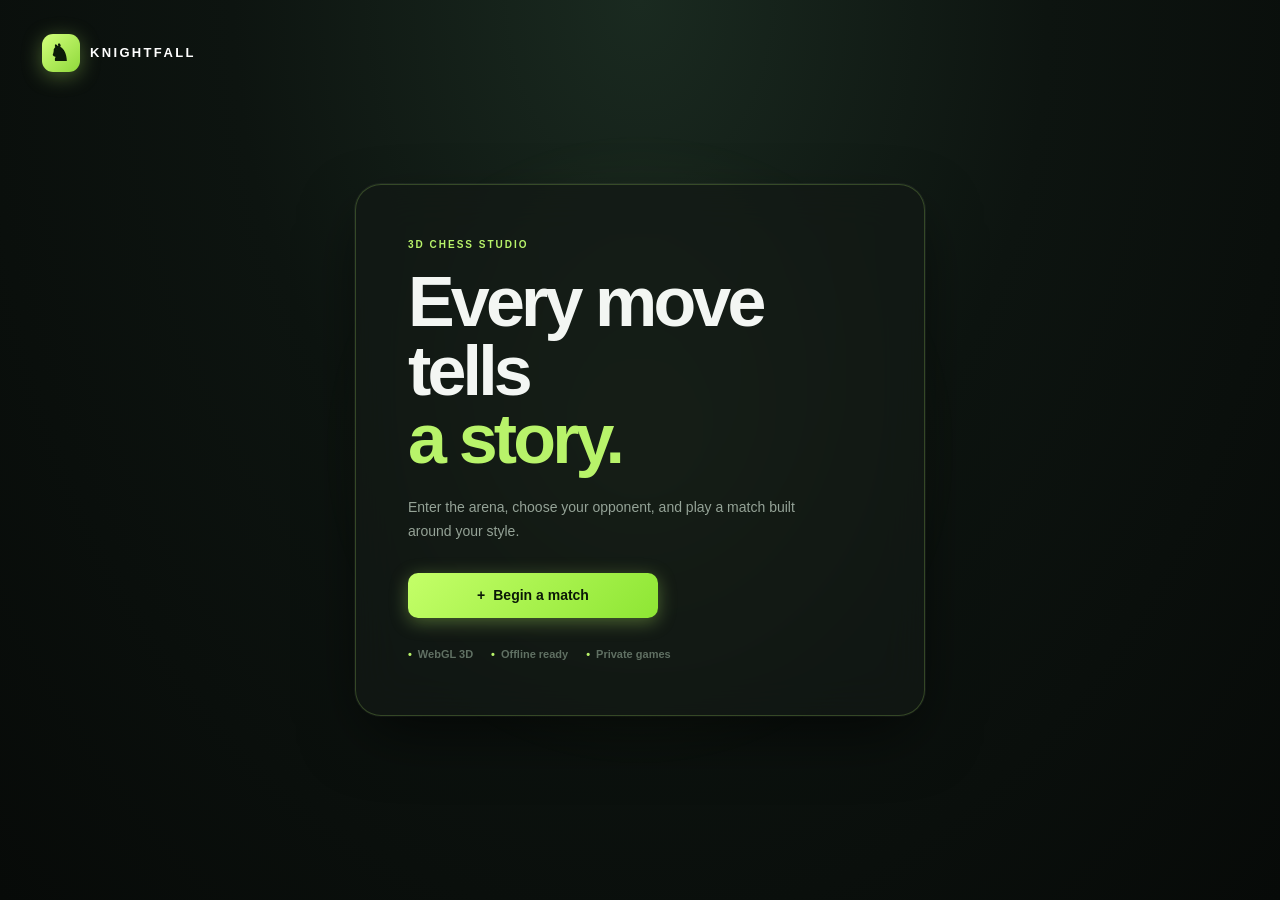
<file: static/index.html>
<!doctype html>
<html lang="en">
<head>
  <meta charset="utf-8">
  <meta name="viewport" content="width=device-width, initial-scale=1, viewport-fit=cover">
  <meta name="theme-color" content="#0b0f0d">
  <meta name="description" content="Knightfall 3D Chess Studio - Next-gen 3D WebGL and 2D Chess powered by Python backend.">
  <link rel="manifest" href="/manifest.webmanifest">
  <link rel="icon" href="/static/icon.svg" type="image/svg+xml">
  <link rel="stylesheet" href="/static/styles.css">
  <title>Knightfall 3D Chess Studio</title>
</head>
<body>
  <!-- Guided entry flow: the board stays out of sight until a match is configured. -->
  <main class="entry-flow" id="entryFlow">
    <div class="entry-glow"></div>
    <div class="entry-brand"><span class="entry-mark">&#9822;</span><span>KNIGHTFALL</span></div>
    <section class="landing-card" id="landingScreen">
      <p class="eyebrow">3D CHESS STUDIO</p>
      <h1>Every move tells<br><span>a story.</span></h1>
      <p class="landing-copy">Enter the arena, choose your opponent, and play a match built around your style.</p>
      <button class="btn-primary entry-cta" id="beginMatchButton"><span>+</span> Begin a match</button>
      <div class="entry-features"><span>WebGL 3D</span><span>Offline ready</span><span>Private games</span></div>
    </section>

    <section class="setup-wizard" id="setupWizard" hidden>
      <button class="wizard-back" id="wizardBackButton" type="button">&#8592; Back</button>
      <p class="eyebrow">MATCH SETUP</p>
      <h2>Choose your arena.</h2>
      <p class="wizard-copy">Set the match details before stepping onto the board.</p>
      <div class="wizard-mode-grid">
        <button class="wizard-mode active" data-wizard-mode="ai" type="button"><span class="wizard-icon">&#9822;</span><strong>Play the computer</strong><small>Challenge Knightfall Engine</small></button>
        <button class="wizard-mode" data-wizard-mode="local" type="button"><span class="wizard-icon">&#9823;</span><strong>Play with a friend</strong><small>Pass &amp; Play on one device</small></button>
      </div>
      <div class="wizard-section-label">BOARD VIEW</div>
      <div class="wizard-view-grid">
        <button class="wizard-view active" data-wizard-view="3d" type="button"><span class="wizard-view-symbol">◇</span><span><strong>3D Arena</strong><small>Immersive WebGL board</small></span></button>
        <button class="wizard-view" data-wizard-view="2d" type="button"><span class="wizard-view-symbol">▦</span><span><strong>2D Classic</strong><small>Clean tactical board</small></span></button>
      </div>
      <div class="wizard-form-grid">
        <label>GAME TYPE<select id="wizardVariantSelect"><option value="classical">Classical Royal Chess</option><option value="chess960">Chess960</option><option value="knights">Royal Knights Duel</option><option value="king_hill">King of the Hill</option></select></label>
        <label>TIME CONTROL<select id="wizardTimeSelect"><option value="none">Casual - No Clock</option><option value="10" selected>Rapid - 10 min</option><option value="5">Blitz - 5 min</option><option value="3+2">Blitz - 3 min + 2s</option><option value="1">Bullet - 1 min</option></select></label>
        <label id="wizardColorField">YOUR COLOR<select id="wizardColorSelect"><option value="white">White (plays first)</option><option value="black">Black (plays second)</option></select></label>
        <label id="wizardLevelField">LEVEL<select id="wizardLevelSelect"><option value="club">Club Player - 1500</option><option value="master">Master - 2200</option><option value="yogesh">Yogesh - 2700</option><option value="master_yogesh">Master Yogesh - 3000+</option></select></label>
      </div>
      <button class="btn-primary" id="launchMatchButton" type="button"><span>&#9654;</span> Enter the arena</button>
    </section>
  </main>
  <div class="app-shell">
    <!-- Topbar Navigation -->
    <header class="topbar">
      <a class="brand" href="/" aria-label="Knightfall home">
        <span class="brand-mark">♞</span>
        <div class="brand-text">
          <strong>KNIGHTFALL</strong>
          <small>3D CHESS STUDIO</small>
        </div>
      </a>

      <div class="topbar-controls">
        <!-- 3D vs 2D Switcher -->
        <div class="view-mode-toggle" role="group" aria-label="Board view mode">
          <button class="view-btn active" id="btnView3D" title="Switch to 3D View">
            <svg viewBox="0 0 24 24" fill="none" stroke="currentColor" stroke-width="2"><path d="M21 16V8a2 2 0 0 0-1-1.73l-7-4a2 2 0 0 0-2 0l-7 4A2 2 0 0 0 3 8v8a2 2 0 0 0 1 1.73l7 4a2 2 0 0 0 2 0l7-4A2 2 0 0 0 21 16z"></path><polyline points="3.27 6.96 12 12.01 20.73 6.96"></polyline><line x1="12" y1="22.08" x2="12" y2="12"></line></svg>
            <span>3D View</span>
          </button>
          <button class="view-btn" id="btnView2D" title="Switch to 2D View">
            <svg viewBox="0 0 24 24" fill="none" stroke="currentColor" stroke-width="2"><rect x="3" y="3" width="18" height="18" rx="2" ry="2"></rect><line x1="3" y1="9" x2="21" y2="9"></line><line x1="3" y1="15" x2="21" y2="15"></line><line x1="9" y1="3" x2="9" y2="21"></line><line x1="15" y1="3" x2="15" y2="21"></line></svg>
            <span>2D View</span>
          </button>
        </div>

        <!-- Theme selector -->
        <div class="theme-selector-wrap">
          <select id="themeSelect" aria-label="Board theme">
            <option value="royal" selected>Royal Classical</option>
            <option value="emerald">Emerald Onyx</option>
            <option value="wood">Italian Walnut</option>
            <option value="midnight">Midnight Cyber</option>
            <option value="marble">Carrara Marble</option>
          </select>
        </div>

        <!-- Audio mute toggle -->
        <button class="icon-toggle-btn active" id="soundToggleBtn" title="Toggle Sound (Mute/Unmute)" aria-label="Toggle sound">
          <span id="soundIcon">🔊</span>
        </button>

        <!-- Install PWA button -->
        <button class="icon-toggle-btn" id="installButton" hidden title="Install Knightfall PWA App" aria-label="Install app">
          ⇩
        </button>
      </div>
      <div class="game-nav-actions">
        <button class="game-nav-btn" id="matchControlToggle" type="button">Match Control</button>
        <button class="game-nav-btn game-nav-btn-accent" id="backToLobbyButton" type="button">Back to Lobby</button>
      </div>
      <button class="customize-toggle" id="customizeToggle" type="button">Customize</button>
    </header>

    <!-- Subtitle / Hero Bar -->
    <section class="intro-bar">
      <h1>The Grand Arena · <span>3D Studio</span></h1>
      <div class="hero-badges">
        <span class="badge badge-3d">WebGL 3D Engine</span>
        <span class="badge badge-offline" id="offlineStatusBadge" hidden>⚡ OFFLINE MODE</span>
        <span class="badge badge-engine" id="engineStatusBadge">Python Chess</span>
      </div>
    </section>

    <!-- Main Workspace -->
    <div class="workspace">
      <!-- Play Area -->
      <section class="play-area">
        <!-- Opponent Card -->
        <div class="player-card" id="opponentCard">
          <div class="player-left">
            <div class="avatar avatar-bot" id="opponentAvatar">♞</div>
            <div class="player-details">
              <div class="player-name-row">
                <strong id="opponentName">Knightfall Engine</strong>
                <span class="turn-pill" id="opponentTurnPill">THINKING</span>
              </div>
              <span class="player-sub" id="opponentSub">Level: Club Player</span>
            </div>
          </div>
          <div class="captures-tray">
            <div class="captured-pieces-list" id="opponentCaptures"></div>
            <span class="material-diff" id="opponentAdvantage" hidden>+0</span>
            <div class="clock-display" id="opponentClock">10:00</div>
          </div>
        </div>

        <!-- Chess Arena Container -->
        <div class="chess-arena" id="chessArena">
          <!-- Live Evaluation Bar -->
          <div class="eval-bar-wrap" id="evalBarWrap" title="Real-time Evaluation Bar">
            <div class="eval-bar-fill" id="evalBarFill" style="height: 50%;"></div>
            <div class="eval-bar-score" id="evalBarScore">0.0</div>
          </div>

          <!-- 3D Camera Controls Floating Bar -->
          <div class="camera-toolbar" id="cameraToolbar">
            <button class="cam-btn active" data-cam="player" title="Behind Player View">Player</button>
            <button class="cam-btn" data-cam="broadcast" title="3D Cinematic Angle">Angle</button>
            <button class="cam-btn" data-cam="topdown" title="Top-down Tactical">Top-Down</button>
            <button class="cam-btn" data-cam="opponent" title="Opponent Perspective">Opponent</button>
          </div>

          <!-- 3D WebGL Canvas Container -->
          <div id="board3d"></div>

          <!-- 2D Modern Pro Board Container -->
          <div id="board2dWrap" hidden>
            <div class="board-2d-frame" id="board2d" role="grid" aria-label="2D Chess board"></div>
          </div>

          <!-- Game Over Modal Overlay -->
          <div class="board-overlay" id="boardOverlay" hidden>
            <div class="overlay-modal-card">
              <div class="overlay-trophy">♔</div>
              <h2 id="overlayTitle">Game Complete</h2>
              <p id="overlayText">Checkmate. Victory is achieved.</p>
              <button class="btn-primary" id="overlayNewGame">Play Rematch</button>
            </div>
          </div>
        </div>

        <!-- Player Card -->
        <div class="player-card" id="playerCard">
          <div class="player-left">
            <div class="avatar avatar-human" id="playerAvatar">♟</div>
            <div class="player-details">
              <div class="player-name-row">
                <strong id="playerName">You</strong>
                <span class="turn-pill" id="playerTurnPill">YOUR TURN</span>
              </div>
              <span class="player-sub" id="playerSub">Playing as White</span>
            </div>
          </div>
          <div class="captures-tray">
            <div class="captured-pieces-list" id="playerCaptures"></div>
            <span class="material-diff" id="playerAdvantage" hidden>+0</span>
            <div class="clock-display" id="playerClock">10:00</div>
          </div>
        </div>

        <!-- Under-board action bar -->
        <div class="under-board-bar">
          <div class="status-pill">
            <span class="status-indicator" id="statusIndicator"></span>
            <span id="turnLabel">White to move</span>
            <span class="check-banner" id="checkLabel" hidden>CHECK</span>
          </div>

          <div class="action-buttons-group">
            <button class="tool-btn" id="undoButton" title="Undo previous move">
              <span>↶</span> Undo
            </button>
            <button class="tool-btn" id="flipButton" title="Flip board view">
              <span>⇅</span> Flip
            </button>
            <button class="tool-btn" id="copyPgnButton" title="Copy PGN game notation">
              <span>▤</span> PGN
            </button>
            <button class="tool-btn" id="copyFenButton" title="Copy FEN position string">
              <span>📋</span> FEN
            </button>
            <button class="tool-btn tool-btn-danger" id="resignButton" title="Resign current match">
              <span>⚑</span> Resign
            </button>
          </div>
        </div>
      </section>

      <!-- Side Panel -->
      <aside class="side-panel">
        <!-- Match Setup Card -->
        <section class="panel-card setup-card">
          <div class="panel-header">
            <div class="panel-header-title">
              <small>Match Control</small>
              <h2>New Challenge</h2>
            </div>
            <span class="panel-header-icon">⚙</span>
          </div>

          <label class="field-label">OPPONENT TYPE</label>
          <div class="segmented-control" role="group">
            <button class="segment-btn active" data-mode="ai" id="aiModeButton">Vs Computer</button>
            <button class="segment-btn" data-mode="local" id="localModeButton">Pass & Play (Friend)</button>
          </div>

          <!-- Auto-Flip Checkbox for Pass & Play -->
          <div class="toggle-setting-row" id="autoFlipRow" style="display: none;">
            <label class="switch-label">
              <input type="checkbox" id="autoFlipCheck" checked>
              <span>Auto-flip board each turn (Friend Mode)</span>
            </label>
          </div>

          <div class="form-grid">
            <div class="form-field full-width">
              <label class="field-label" for="variantSelect">CHESS VARIANT</label>
              <select id="variantSelect">
                <option value="classical" selected>Classical Royal Chess (Standard)</option>
                <option value="chess960">Chess960 (Fischer Random)</option>
                <option value="knights">Royal Knights Duel (Knightfall)</option>
                <option value="king_hill">King of the Hill (Royal Quest)</option>
              </select>
            </div>

            <div class="form-field full-width">
              <label class="field-label" for="timeSelect">CHESS CLOCK / TIMER</label>
              <select id="timeSelect">
                <option value="none">Casual · No Clock</option>
                <option value="10" selected>Rapid · 10 min</option>
                <option value="5">Blitz · 5 min</option>
                <option value="3+2">Blitz · 3 min + 2s</option>
                <option value="1">Bullet · 1 min</option>
              </select>
            </div>

            <div class="form-field" id="colorField">
              <label class="field-label" for="colorSelect">YOUR COLOR</label>
              <select id="colorSelect">
                <option value="white">White (Plays 1st)</option>
                <option value="black">Black (Plays 2nd)</option>
              </select>
            </div>
            <div class="form-field" id="levelField">
              <label class="field-label" for="levelSelect">AI DIFFICULTY</label>
              <select id="levelSelect">
                <option value="club" selected>⚔️ Club Player · 1500</option>
                <option value="master">🏆 Master · 2200</option>
                <option value="yogesh">🔥 Yogesh · 2700</option>
                <option value="master_yogesh">👑 Master Yogesh · 3000+</option>
              </select>
            </div>
          </div>

          <button class="btn-primary" id="startGameButton">
            <span>＋</span> Start New Match
          </button>
        </section>

        <!-- Move History Record Card -->
        <section class="panel-card moves-record-card">
          <div class="panel-header">
            <div class="panel-header-title">
              <small>Game Record</small>
              <h2>Move Notation</h2>
            </div>
            <span class="ply-badge" id="moveCounter">00 PLY</span>
          </div>

          <div class="moves-table-header">
            <span>#</span>
            <span>WHITE</span>
            <span>BLACK</span>
          </div>

          <div class="moves-scroll-container" id="moveList">
            <div class="empty-moves-placeholder">
              <svg viewBox="0 0 24 24" fill="none" stroke="currentColor" stroke-width="1.5"><circle cx="12" cy="12" r="10"></circle><path d="M12 6v6l4 2"></path></svg>
              <strong>Game starting...</strong>
              <small>Moves will be recorded in algebraic notation</small>
            </div>
          </div>

          <!-- Opening Explorer Banner -->
          <div class="opening-banner" id="openingBanner">
            <span class="opening-icon">📖</span>
            <span id="openingName">Standard Chess Opening</span>
          </div>

          <div class="moves-footer-status">
            <span class="pulse-dot"></span>
            <span id="recordStatus">Ready for first move</span>
          </div>
        </section>

        <!-- Game Analysis Card -->
        <section class="panel-card analysis-card" id="analysisCard" style="display:none;">
          <div class="panel-header">
            <div class="panel-header-title">
              <small>Post-Game</small>
              <h2>Game Analysis</h2>
            </div>
            <span class="panel-header-icon">📊</span>
          </div>

          <div class="analysis-summary" id="analysisSummary">
            <div class="analysis-stat-grid">
              <div class="analysis-stat">
                <span class="analysis-stat-value" id="analysisTotalMoves">0</span>
                <span class="analysis-stat-label">Total Moves</span>
              </div>
              <div class="analysis-stat">
                <span class="analysis-stat-value" id="analysisCaptures">0</span>
                <span class="analysis-stat-label">Captures</span>
              </div>
              <div class="analysis-stat">
                <span class="analysis-stat-value" id="analysisChecks">0</span>
                <span class="analysis-stat-label">Checks</span>
              </div>
              <div class="analysis-stat">
                <span class="analysis-stat-value" id="analysisAccuracy">—</span>
                <span class="analysis-stat-label">Accuracy</span>
              </div>
            </div>

            <div class="analysis-result-bar" id="analysisResultBar">
              <div class="analysis-result-fill" id="analysisResultFill" style="width:50%"></div>
              <span class="analysis-result-label" id="analysisResultLabel">Balanced</span>
            </div>

            <div class="analysis-moves-review" id="analysisMovesList"></div>

            <button class="btn-primary" id="analysisNewGameBtn" style="margin-top:12px;">
              <span>＋</span> New Match
            </button>
          </div>
        </section>
      </aside>
    </div>
  </div>

  <!-- PWA install prompt -->
  <div class="install-modal" id="installModal" hidden>
    <div class="install-modal-card">
      <button class="install-modal-close" id="dismissInstallButton" type="button" aria-label="Close">&#215;</button>
      <div class="install-modal-icon">&#8615;</div>
      <p class="eyebrow">PLAY ANYWHERE</p>
      <h2>Install Knightfall</h2>
      <p>Add the chess studio to your device for a fast, app-like experience and offline play.</p>
      <button class="btn-primary" id="installNowButton" type="button">Install the app</button>
      <button class="install-later-button" id="installLaterButton" type="button">Maybe later</button>
    </div>
  </div>

  <!-- Promotion Modal -->
  <div class="promotion-modal" id="promotionModal" hidden>
    <div class="promotion-card">
      <h2>Pawn Promotion</h2>
      <p>Select which piece your pawn shall transform into:</p>
      <div id="promotionChoices" class="promotion-choices"></div>
      <button class="tool-btn" style="width:100%; justify-content:center;" id="cancelPromotion">Cancel</button>
    </div>
  </div>

  <!-- Floating Toast Notifications -->
  <div class="toast" id="toast" role="status" aria-live="polite"></div>

  <!-- Scripts -->
  <script src="/static/three.min.js"></script>
  <script src="/static/OrbitControls.js"></script>
  <script src="/static/audio.js"></script>
  <script src="/static/chess.min.js"></script>
  <script src="/static/offline-ai.js"></script>
  <script src="/static/chess3d.js"></script>
  <script src="/static/app.js"></script>
</body>
</html>
</file>
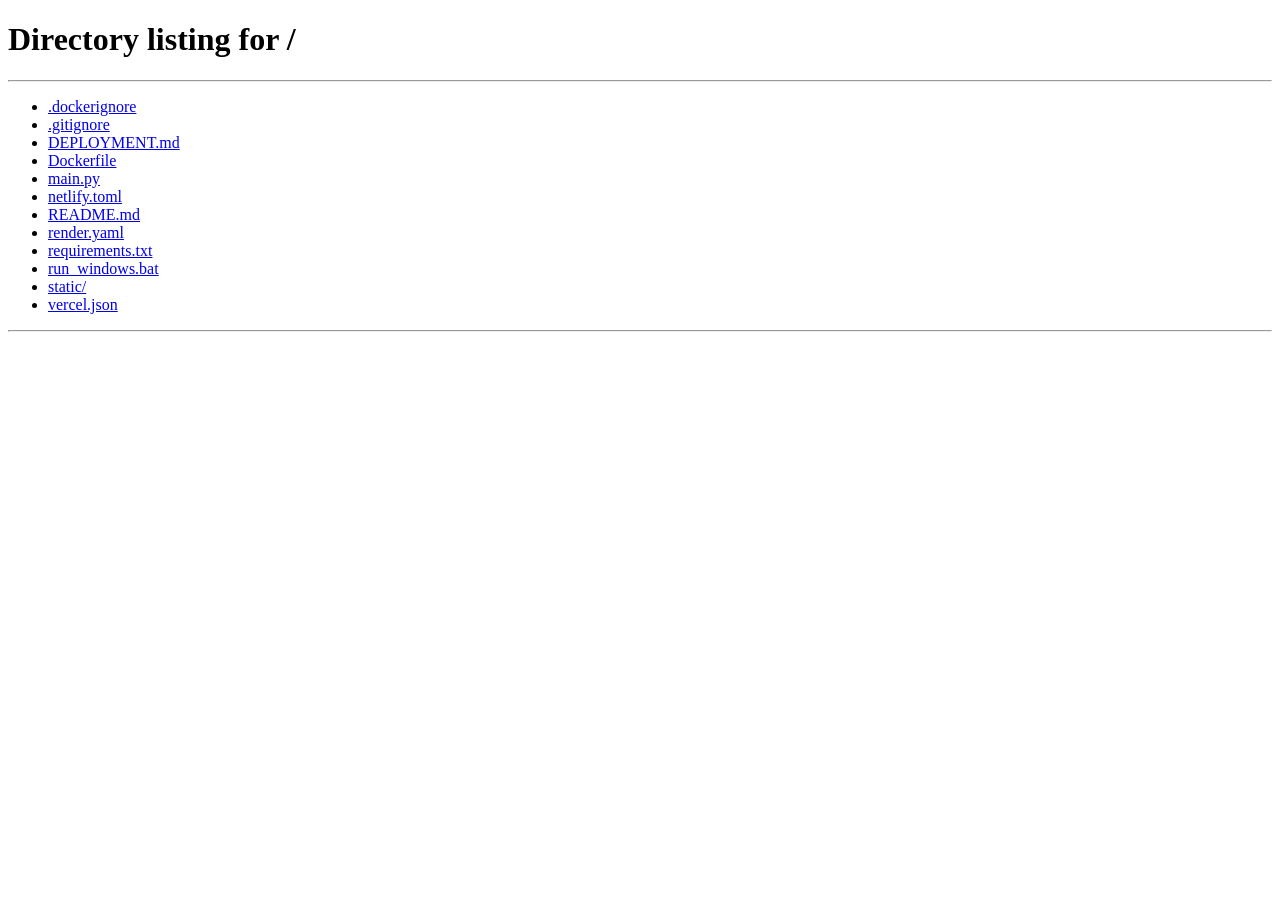
<file: static/clear-cache.html>
<!doctype html>
<html>
<head>
  <meta charset="utf-8">
  <title>Clearing Cache...</title>
  <style>
    body { background: #0b0f0d; color: #b8f36a; font-family: monospace; display: flex; flex-direction: column; align-items: center; justify-content: center; min-height: 100vh; margin: 0; font-size: 18px; gap: 16px; }
    .spinner { width: 40px; height: 40px; border: 3px solid rgba(184,243,106,0.2); border-top-color: #b8f36a; border-radius: 50%; animation: spin 0.8s linear infinite; }
    @keyframes spin { to { transform: rotate(360deg); } }
    p { color: #95a397; font-size: 13px; }
  </style>
</head>
<body>
  <div class="spinner"></div>
  <div id="msg">Clearing old cache...</div>
  <p id="sub">Please wait</p>
  <script>
    async function clearAll() {
      const msg = document.getElementById('msg');
      const sub = document.getElementById('sub');

      // 1. Unregister ALL service workers
      if ('serviceWorker' in navigator) {
        const regs = await navigator.serviceWorker.getRegistrations();
        for (const reg of regs) {
          await reg.unregister();
        }
        sub.textContent = `Unregistered ${regs.length} service worker(s)`;
      }

      // 2. Delete ALL caches
      const keys = await caches.keys();
      for (const key of keys) {
        await caches.delete(key);
      }
      msg.textContent = `Deleted ${keys.length} cache(s) ✓`;

      // 3. Redirect to fresh app
      await new Promise(r => setTimeout(r, 1200));
      msg.textContent = 'Redirecting to fresh app...';
      window.location.replace('/');
    }

    clearAll().catch(e => {
      document.getElementById('msg').textContent = 'Error: ' + e.message;
      setTimeout(() => window.location.replace('/'), 2000);
    });
  </script>
</body>
</html>
</file>
<file: static/styles.css>
:root {
  color-scheme: dark;
  --bg-base: #0b0f0d;
  --bg-gradient: radial-gradient(ellipse at 50% 0%, #1a2a20 0%, #0d1410 45%, #070a08 100%);
  --panel-bg: rgba(18, 25, 21, 0.72);
  --panel-border: rgba(255, 255, 255, 0.08);
  --panel-glass: blur(16px);
  --text-main: #f3f6f3;
  --text-muted: #95a397;
  --text-dim: #607063;
  --emerald-neon: #b8f36a;
  --emerald-glow: rgba(184, 243, 106, 0.35);
  --emerald-dark: #1e3314;
  --gold-accent: #f59e0b;
  --danger-crimson: #ef4444;
  --danger-glow: rgba(239, 68, 68, 0.4);
  --cyan-accent: #06b6d4;
  --shadow-main: 0 24px 64px -12px rgba(0, 0, 0, 0.65), 0 0 0 1px rgba(255, 255, 255, 0.06);
  --radius-lg: 16px;
  --radius-md: 10px;
  --radius-sm: 6px;
}

* {
  box-sizing: border-box;
  margin: 0;
  padding: 0;
}

html {
  min-height: 100%;
  background: var(--bg-base);
}

body {
  min-height: 100vh;
  background: var(--bg-gradient);
  color: var(--text-main);
  font-family: -apple-system, BlinkMacSystemFont, "Segoe UI", Roboto, "Helvetica Neue", Arial, sans-serif;
  font-size: 14px;
  line-height: 1.5;
  -webkit-font-smoothing: antialiased;
  overflow-x: hidden;
}

/* Guided landing and setup flow */
.entry-flow { min-height: 100vh; display: grid; place-items: center; position: relative; overflow: hidden; padding: 32px 20px; }
.entry-glow { position: absolute; width: 680px; height: 680px; border-radius: 50%; background: radial-gradient(circle, rgba(184,243,106,.12), transparent 66%); filter: blur(8px); pointer-events: none; }
.entry-brand { position: absolute; top: 34px; left: 42px; display: flex; align-items: center; gap: 10px; color: #fff; font-size: 13px; font-weight: 800; letter-spacing: .18em; }
.entry-mark { display: grid; place-items: center; width: 38px; height: 38px; border-radius: 11px; background: linear-gradient(135deg,#d2ff7b,#8fd93b); color: #0c1a08; font-size: 23px; box-shadow: 0 4px 20px var(--emerald-glow); }
.landing-card, .setup-wizard { position: relative; z-index: 1; width: min(100%, 570px); padding: 52px; background: rgba(18,25,21,.78); border: 1px solid rgba(184,243,106,.22); border-radius: 26px; box-shadow: var(--shadow-main); backdrop-filter: blur(22px); }
.eyebrow { color: var(--emerald-neon); font-size: 10px; font-weight: 800; letter-spacing: .2em; margin-bottom: 16px; }
.landing-card h1 { font-size: clamp(42px, 7vw, 70px); line-height: .98; letter-spacing: -.055em; margin-bottom: 22px; }
.landing-card h1 span { color: var(--emerald-neon); }
.landing-copy, .wizard-copy { color: var(--text-muted); line-height: 1.7; max-width: 390px; margin-bottom: 30px; }
.entry-cta { max-width: 250px; }
.entry-features { display: flex; gap: 18px; margin-top: 28px; color: var(--text-dim); font-size: 11px; font-weight: 700; }
.entry-features span::before { content: '•'; color: var(--emerald-neon); margin-right: 6px; }
.setup-wizard h2 { font-size: 32px; margin-bottom: 7px; }
.wizard-back { color: var(--text-muted); font-size: 12px; margin-bottom: 34px; }
.wizard-back:hover { color: var(--emerald-neon); }
.wizard-mode-grid { display: grid; grid-template-columns: 1fr 1fr; gap: 10px; margin: 24px 0; }
.wizard-mode { text-align: left; padding: 16px; border: 1px solid var(--panel-border); border-radius: 12px; background: rgba(0,0,0,.28); color: var(--text-muted); }
.wizard-mode.active { border-color: var(--emerald-neon); background: rgba(184,243,106,.1); color: var(--text-main); box-shadow: 0 0 20px rgba(184,243,106,.08); }
.wizard-icon { display: block; color: var(--emerald-neon); font-size: 24px; margin-bottom: 8px; }
.wizard-mode strong, .wizard-mode small { display: block; }
.wizard-mode strong { font-size: 13px; margin-bottom: 3px; }
.wizard-mode small { font-size: 10px; color: var(--text-muted); }
.wizard-section-label { color: var(--text-muted); font-size: 10px; font-weight: 800; letter-spacing: .1em; margin: 24px 0 8px; }
.wizard-view-grid { display: grid; grid-template-columns: 1fr 1fr; gap: 10px; margin-bottom: 18px; }
.wizard-view { display: flex; align-items: center; gap: 11px; padding: 12px 14px; text-align: left; color: var(--text-muted); border: 1px solid var(--panel-border); border-radius: 11px; background: rgba(0,0,0,.28); }
.wizard-view.active { color: var(--text-main); border-color: var(--emerald-neon); background: rgba(184,243,106,.1); }
.wizard-view-symbol { display: grid; place-items: center; width: 32px; height: 32px; border-radius: 8px; color: var(--emerald-neon); background: rgba(184,243,106,.12); font-size: 22px; }
.wizard-view strong, .wizard-view small { display: block; }
.wizard-view strong { font-size: 12px; margin-bottom: 2px; }
.wizard-view small { font-size: 10px; color: var(--text-muted); }
.wizard-form-grid { display: grid; grid-template-columns: 1fr 1fr; gap: 13px; margin-bottom: 22px; }
.wizard-form-grid label { color: var(--text-muted); font-size: 10px; font-weight: 800; letter-spacing: .1em; }
.wizard-form-grid select { appearance: none; display: block; width: 100%; margin-top: 7px; padding: 11px 34px 11px 10px; border: 1px solid var(--panel-border); border-radius: 9px; color: var(--text-main); background-color: rgba(0,0,0,.45); background-image: linear-gradient(45deg, transparent 50%, var(--emerald-neon) 50%), linear-gradient(135deg, var(--emerald-neon) 50%, transparent 50%); background-position: calc(100% - 15px) 50%, calc(100% - 10px) 50%; background-size: 5px 5px, 5px 5px; background-repeat: no-repeat; font-size: 12px; letter-spacing: 0; cursor: pointer; }
.wizard-form-grid select:hover, .wizard-form-grid select:focus { border-color: rgba(184,243,106,.7); outline: none; box-shadow: 0 0 0 3px rgba(184,243,106,.08); }
.wizard-form-grid label.is-disabled { opacity: .4; }
.customize-toggle { display: none; color: var(--text-muted); font-size: 12px; padding: 8px 12px; border: 1px solid var(--panel-border); border-radius: 8px; }
.customize-toggle:hover { color: var(--emerald-neon); border-color: var(--emerald-neon); }
.game-nav-actions { display: none; align-items: center; gap: 8px; margin-left: auto; }
.game-nav-btn { color: var(--text-muted); font-size: 12px; padding: 8px 11px; border: 1px solid var(--panel-border); border-radius: 8px; white-space: nowrap; }
.game-nav-btn:hover { color: var(--emerald-neon); border-color: var(--emerald-neon); }
.game-nav-btn-accent { color: #0c1708; background: var(--emerald-neon); border-color: var(--emerald-neon); font-weight: 800; }
.game-nav-btn-accent:hover { color: #0c1708; background: #d2ff7b; }
body.game-active .game-nav-actions { display: flex; }
.install-modal { position: fixed; inset: 0; z-index: 110; display: grid; place-items: center; padding: 20px; background: rgba(5,10,7,.78); backdrop-filter: blur(10px); }
.install-modal[hidden] { display: none; }
.install-modal-card { position: relative; width: min(100%, 380px); padding: 34px; text-align: center; border: 1px solid rgba(184,243,106,.3); border-radius: 20px; background: rgba(20,29,23,.98); box-shadow: var(--shadow-main); }
.install-modal-icon { display: grid; place-items: center; width: 54px; height: 54px; margin: 0 auto 18px; border-radius: 16px; color: #0c1708; background: var(--emerald-neon); font-size: 28px; font-weight: 800; }
.install-modal-card h2 { font-size: 25px; margin-bottom: 8px; }
.install-modal-card > p:not(.eyebrow) { color: var(--text-muted); font-size: 13px; line-height: 1.6; margin-bottom: 22px; }
.install-modal-close { position: absolute; top: 12px; right: 14px; color: var(--text-muted); font-size: 22px; }
.install-modal-close:hover { color: #fff; }
.install-later-button { display: block; width: 100%; margin-top: 12px; color: var(--text-muted); font-size: 12px; }
.install-later-button:hover { color: var(--text-main); }
body.game-active { overflow: hidden; }
body.game-active .app-shell { max-width: 1600px; min-height: 100vh; padding-bottom: 16px; }
body.game-active .topbar { height: 60px; }
body.game-active .customize-toggle { display: block; }
body.game-active .topbar-controls { display: none; }
body.game-active .topbar-controls.customize-open { display: flex; }
body.game-active .workspace { grid-template-columns: minmax(440px, 1fr) minmax(300px, 390px); }
body.game-active .entry-flow { display: none; }
body.game-active .side-panel { max-height: calc(100vh - 90px); overflow-y: auto; scrollbar-width: thin; }

@media (max-width: 640px) {
  .entry-brand { top: 20px; left: 20px; }
  .landing-card, .setup-wizard { padding: 30px 22px; }
  .wizard-mode-grid, .wizard-form-grid { grid-template-columns: 1fr; }
  .wizard-view-grid { grid-template-columns: 1fr; }
  .entry-features { flex-wrap: wrap; gap: 8px 14px; }
  body.game-active .workspace { grid-template-columns: 1fr; }
  body.game-active .side-panel { display: none; }
  body.game-active .game-nav-actions { gap: 4px; }
  .game-nav-btn { padding: 7px 8px; font-size: 10px; }
}

button, select, input {
  font: inherit;
  color: inherit;
}

button {
  cursor: pointer;
  border: none;
  background: none;
}

button:focus-visible, select:focus-visible {
  outline: 2px solid var(--emerald-neon);
  outline-offset: 2px;
}

/* App Shell */
.app-shell {
  max-width: 1480px;
  margin: 0 auto;
  padding: 0 28px 40px;
  display: none;
}
body.game-active .app-shell { display: block; }

/* Topbar Header */
.topbar {
  height: 76px;
  display: flex;
  align-items: center;
  justify-content: space-between;
  border-bottom: 1px solid var(--panel-border);
  gap: 16px;
}

.brand {
  display: flex;
  align-items: center;
  gap: 12px;
  text-decoration: none;
  color: var(--text-main);
}

.brand-mark {
  height: 44px;
  width: 44px;
  display: grid;
  place-items: center;
  background: linear-gradient(135deg, #d2ff7b, #8fd93b);
  color: #0c1a08;
  border-radius: 12px;
  font-size: 26px;
  font-weight: 900;
  box-shadow: 0 4px 20px var(--emerald-glow);
}

.brand-text strong {
  display: block;
  letter-spacing: 0.16em;
  font-size: 14px;
  font-weight: 800;
  color: #fff;
}

.brand-text small {
  display: block;
  color: var(--emerald-neon);
  font-size: 9px;
  letter-spacing: 0.22em;
  font-weight: 700;
  margin-top: 1px;
}

.topbar-controls {
  display: flex;
  align-items: center;
  gap: 12px;
  flex-wrap: wrap;
}

/* Switcher segmented pills */
.view-mode-toggle {
  display: flex;
  background: rgba(0, 0, 0, 0.45);
  padding: 3px;
  border-radius: 10px;
  border: 1px solid var(--panel-border);
}

.view-btn {
  display: flex;
  align-items: center;
  gap: 6px;
  padding: 7px 14px;
  border-radius: 7px;
  font-size: 12px;
  font-weight: 700;
  color: var(--text-muted);
  transition: all 0.2s ease;
}

.view-btn.active {
  background: var(--emerald-neon);
  color: #0c1708;
  box-shadow: 0 2px 10px var(--emerald-glow);
}

.view-btn svg {
  width: 15px;
  height: 15px;
}

.theme-selector-wrap select {
  background: rgba(0, 0, 0, 0.4);
  border: 1px solid var(--panel-border);
  color: var(--text-main);
  padding: 8px 12px;
  border-radius: 9px;
  font-size: 12px;
  font-weight: 600;
  cursor: pointer;
  transition: border-color 0.2s;
}

.theme-selector-wrap select:hover {
  border-color: rgba(255, 255, 255, 0.2);
}

.icon-toggle-btn {
  display: flex;
  align-items: center;
  justify-content: center;
  width: 38px;
  height: 38px;
  border-radius: 9px;
  background: rgba(0, 0, 0, 0.35);
  border: 1px solid var(--panel-border);
  color: var(--text-main);
  font-size: 16px;
  transition: all 0.2s;
}

.icon-toggle-btn:hover {
  background: rgba(255, 255, 255, 0.08);
  border-color: rgba(255, 255, 255, 0.2);
}

.icon-toggle-btn.active {
  color: var(--emerald-neon);
  border-color: var(--emerald-neon);
}

/* Intro Hero Subheader */
.intro-bar {
  display: flex;
  align-items: center;
  justify-content: space-between;
  padding: 24px 0 20px;
  gap: 16px;
}

.intro-bar h1 {
  font-size: 24px;
  font-weight: 800;
  letter-spacing: -0.02em;
  display: flex;
  align-items: center;
  gap: 10px;
}

.intro-bar h1 span {
  color: var(--emerald-neon);
}

.hero-badges {
  display: flex;
  align-items: center;
  gap: 8px;
}

.badge {
  padding: 4px 9px;
  border-radius: 6px;
  font-size: 10px;
  font-weight: 800;
  letter-spacing: 0.1em;
  text-transform: uppercase;
}

.badge-3d {
  background: linear-gradient(135deg, rgba(184, 243, 106, 0.2), rgba(6, 182, 212, 0.2));
  color: var(--emerald-neon);
  border: 1px solid rgba(184, 243, 106, 0.3);
}

.badge-engine {
  background: rgba(255, 255, 255, 0.06);
  color: var(--text-muted);
  border: 1px solid var(--panel-border);
}

.badge-offline {
  background: linear-gradient(135deg, rgba(245, 158, 11, 0.25), rgba(239, 68, 68, 0.25));
  color: #fbbf24;
  border: 1px solid rgba(245, 158, 11, 0.45);
  box-shadow: 0 0 10px rgba(245, 158, 11, 0.25);
  animation: pulse-ring 2.5s infinite ease-in-out;
}

/* Workspace Layout */
.workspace {
  display: grid;
  grid-template-columns: minmax(440px, 1.25fr) minmax(320px, 0.75fr);
  gap: 28px;
  align-items: start;
}

/* Play Area */
.play-area {
  display: flex;
  flex-direction: column;
  gap: 12px;
  min-width: 0;
}

/* Player Card */
.player-card {
  display: flex;
  align-items: center;
  justify-content: space-between;
  background: var(--panel-bg);
  backdrop-filter: var(--panel-glass);
  border: 1px solid var(--panel-border);
  padding: 10px 16px;
  border-radius: var(--radius-md);
  transition: border-color 0.25s, box-shadow 0.25s;
}

.player-card.active-turn {
  border-color: rgba(184, 243, 106, 0.45);
  box-shadow: 0 0 20px rgba(184, 243, 106, 0.15);
}

.player-left {
  display: flex;
  align-items: center;
  gap: 12px;
}

.avatar {
  width: 40px;
  height: 40px;
  border-radius: 10px;
  display: grid;
  place-items: center;
  font-size: 20px;
  font-weight: 700;
}

.avatar-bot {
  background: #18271a;
  color: var(--emerald-neon);
  border: 1px solid rgba(184, 243, 106, 0.25);
}

.avatar-human {
  background: #252d3a;
  color: #93c5fd;
  border: 1px solid rgba(147, 197, 253, 0.25);
}

.player-details {
  display: flex;
  flex-direction: column;
}

.player-name-row {
  display: flex;
  align-items: center;
  gap: 8px;
}

.player-name-row strong {
  font-size: 14px;
  font-weight: 700;
}

.turn-pill {
  font-size: 9px;
  font-weight: 800;
  padding: 2px 6px;
  border-radius: 4px;
  background: var(--emerald-dark);
  color: var(--emerald-neon);
  letter-spacing: 0.08em;
  display: none;
}

.player-card.active-turn .turn-pill {
  display: inline-block;
}

.player-sub {
  font-size: 11px;
  color: var(--text-muted);
}

/* Captured pieces tray */
.captures-tray {
  display: flex;
  align-items: center;
  gap: 6px;
}

.captured-pieces-list {
  display: flex;
  align-items: center;
  gap: 2px;
  min-height: 22px;
}

.captured-item {
  display: inline-flex;
  align-items: center;
  font-size: 14px;
  color: var(--text-muted);
  position: relative;
}

.captured-item svg {
  width: 18px;
  height: 18px;
}

.material-diff {
  font-size: 11px;
  font-weight: 800;
  color: var(--emerald-neon);
  background: rgba(184, 243, 106, 0.14);
  padding: 2px 7px;
  border-radius: 5px;
  margin-left: 6px;
}

/* Digital Tournament Chess Clocks */
.clock-display {
  font-family: "JetBrains Mono", ui-monospace, SFMono-Regular, Menlo, Monaco, Consolas, monospace;
  font-size: 15px;
  font-weight: 800;
  letter-spacing: 0.05em;
  background: rgba(0, 0, 0, 0.55);
  border: 1px solid var(--panel-border);
  padding: 5px 12px;
  border-radius: 8px;
  color: #e2e8f0;
  min-width: 66px;
  text-align: center;
  transition: all 0.25s ease;
  box-shadow: inset 0 2px 4px rgba(0, 0, 0, 0.4);
}

.player-card.active-turn .clock-display {
  color: var(--emerald-neon);
  border-color: rgba(184, 243, 106, 0.5);
  box-shadow: 0 0 12px rgba(184, 243, 106, 0.25), inset 0 2px 4px rgba(0, 0, 0, 0.4);
}

.clock-display.urgent {
  color: #ff4d4f !important;
  border-color: #ff4d4f !important;
  background: rgba(239, 68, 68, 0.15) !important;
  box-shadow: 0 0 16px rgba(239, 68, 68, 0.45) !important;
  animation: urgent-pulse 1s infinite alternate;
}

@keyframes urgent-pulse {
  from { transform: scale(1); }
  to { transform: scale(1.04); }
}

/* Evaluation Bar */
.eval-bar-wrap {
  position: absolute;
  left: 10px;
  top: 14px;
  bottom: 14px;
  width: 8px;
  border-radius: 4px;
  background: #1e293b;
  overflow: hidden;
  z-index: 15;
  box-shadow: 0 2px 10px rgba(0, 0, 0, 0.5), inset 0 0 0 1px rgba(255, 255, 255, 0.1);
  display: flex;
  flex-direction: column-reverse;
}

.eval-bar-fill {
  width: 100%;
  background: #f8fafc;
  transition: height 0.4s cubic-bezier(0.4, 0, 0.2, 1);
  box-shadow: 0 0 8px rgba(255, 255, 255, 0.5);
}

.eval-bar-score {
  position: absolute;
  left: 14px;
  bottom: 10px;
  font-size: 10px;
  font-weight: 800;
  background: rgba(15, 23, 42, 0.85);
  padding: 2px 5px;
  border-radius: 4px;
  color: #cbd5e1;
  pointer-events: none;
  font-variant-numeric: tabular-nums;
  border: 1px solid rgba(255, 255, 255, 0.1);
}

/* Opening Banner */
.opening-banner {
  display: flex;
  align-items: center;
  gap: 8px;
  background: rgba(0, 0, 0, 0.35);
  border: 1px solid var(--panel-border);
  padding: 8px 12px;
  border-radius: 8px;
  margin-top: 12px;
  font-size: 12px;
  color: #e2e8f0;
}

.opening-icon {
  font-size: 14px;
}

#openingName {
  font-weight: 700;
  color: var(--emerald-neon);
}

/* Auto-Flip Toggle & Form Utilities */
.toggle-setting-row {
  margin-bottom: 14px;
  padding: 8px 10px;
  background: rgba(0, 0, 0, 0.3);
  border-radius: 8px;
  border: 1px solid var(--panel-border);
}

.switch-label {
  display: flex;
  align-items: center;
  gap: 8px;
  font-size: 11px;
  font-weight: 600;
  color: var(--text-muted);
  cursor: pointer;
}

.switch-label input[type="checkbox"] {
  accent-color: var(--emerald-neon);
  width: 15px;
  height: 15px;
  cursor: pointer;
}

.form-field.full-width {
  grid-column: 1 / -1;
}

/* Chess Arena (Board Wrap) */
.chess-arena {
  position: relative;
  width: 100%;
  aspect-ratio: 1;
  max-width: 720px;
  margin: 0 auto;
  border-radius: var(--radius-lg);
  overflow: hidden;
  box-shadow: var(--shadow-main);
  background: #090e0b;
}

/* 3D Board Viewport */
#board3d {
  width: 100%;
  height: 100%;
  position: absolute;
  inset: 0;
  outline: none;
}

#board3d canvas {
  width: 100% !important;
  height: 100% !important;
  display: block;
}

/* Camera presets floating toolbar */
.camera-toolbar {
  position: absolute;
  top: 14px;
  right: 14px;
  z-index: 10;
  display: flex;
  gap: 6px;
  background: rgba(12, 18, 14, 0.85);
  backdrop-filter: blur(12px);
  padding: 4px;
  border-radius: 10px;
  border: 1px solid var(--panel-border);
  box-shadow: 0 8px 24px rgba(0, 0, 0, 0.4);
}

.cam-btn {
  padding: 6px 10px;
  border-radius: 6px;
  font-size: 11px;
  font-weight: 700;
  color: var(--text-muted);
  display: flex;
  align-items: center;
  gap: 5px;
  transition: all 0.15s ease;
}

.cam-btn:hover {
  background: rgba(255, 255, 255, 0.1);
  color: #fff;
}

.cam-btn.active {
  background: var(--emerald-neon);
  color: #0c1708;
}

/* 2D Board Container */
#board2dWrap {
  width: 100%;
  height: 100%;
  position: absolute;
  inset: 0;
  display: grid;
  place-items: center;
  padding: 16px;
}

#board2dWrap[hidden] {
  display: none;
}

.board-2d-frame {
  width: 100%;
  height: 100%;
  max-width: 660px;
  max-height: 660px;
  display: grid;
  grid-template-columns: repeat(8, 1fr);
  grid-template-rows: repeat(8, 1fr);
  border: 4px solid #1c2720;
  border-radius: 8px;
  overflow: hidden;
  box-shadow: 0 10px 30px rgba(0, 0, 0, 0.5);
}

.square-2d {
  position: relative;
  display: grid;
  place-items: center;
  border: none;
  cursor: pointer;
  aspect-ratio: 1;
  padding: 0;
  overflow: hidden;
}

.square-2d.light {
  background: #eeebd0;
}

.square-2d.dark {
  background: #41684c;
}

.square-2d.selected::before {
  content: "";
  position: absolute;
  inset: 0;
  background: rgba(184, 243, 106, 0.6);
  z-index: 1;
}

.square-2d.last-move::before {
  content: "";
  position: absolute;
  inset: 0;
  background: rgba(245, 158, 11, 0.45);
  z-index: 1;
}

.square-2d.check-square::after {
  content: "";
  position: absolute;
  inset: 0;
  background: radial-gradient(circle, rgba(239, 68, 68, 0.8) 0%, transparent 80%);
  z-index: 1;
}

.square-2d svg.piece-svg {
  width: 82%;
  height: 82%;
  z-index: 2;
  filter: drop-shadow(0 2px 4px rgba(0, 0, 0, 0.35));
  transition: transform 0.12s ease;
  pointer-events: none;
}

.square-2d:hover svg.piece-svg {
  transform: scale(1.08);
}

.legal-dot-2d {
  position: absolute;
  width: 24%;
  height: 24%;
  border-radius: 50%;
  background: rgba(184, 243, 106, 0.75);
  z-index: 3;
  pointer-events: none;
}

.capture-ring-2d {
  position: absolute;
  inset: 6%;
  border: 5px solid rgba(239, 68, 68, 0.75);
  border-radius: 50%;
  z-index: 3;
  pointer-events: none;
}

.coord-2d {
  position: absolute;
  font-size: 10px;
  font-weight: 800;
  z-index: 4;
  pointer-events: none;
  opacity: 0.8;
}

.coord-rank {
  top: 3px;
  left: 4px;
}

.coord-file {
  bottom: 2px;
  right: 4px;
}

.square-2d.light .coord-2d {
  color: #41684c;
}

.square-2d.dark .coord-2d {
  color: #eeebd0;
}

/* Board Overlays */
.board-overlay {
  position: absolute;
  inset: 0;
  z-index: 30;
  background: rgba(7, 12, 9, 0.82);
  backdrop-filter: blur(8px);
  display: grid;
  place-items: center;
  padding: 24px;
}

.board-overlay[hidden] {
  display: none;
}

.overlay-modal-card {
  width: min(90%, 360px);
  background: rgba(22, 32, 26, 0.95);
  border: 1px solid rgba(184, 243, 106, 0.3);
  border-radius: 20px;
  padding: 32px 28px;
  text-align: center;
  box-shadow: 0 25px 60px rgba(0, 0, 0, 0.7);
}

.overlay-trophy {
  font-size: 52px;
  margin-bottom: 12px;
}

.overlay-modal-card h2 {
  font-size: 26px;
  font-weight: 800;
  margin-bottom: 8px;
}

.overlay-modal-card p {
  color: var(--text-muted);
  font-size: 14px;
  margin-bottom: 24px;
  line-height: 1.5;
}

/* Under-Board Action Bar */
.under-board-bar {
  display: flex;
  align-items: center;
  justify-content: space-between;
  padding: 10px 4px 0;
  flex-wrap: wrap;
  gap: 12px;
}

.status-pill {
  display: flex;
  align-items: center;
  gap: 8px;
  font-size: 13px;
  font-weight: 600;
  color: var(--text-main);
  background: var(--panel-bg);
  backdrop-filter: var(--panel-glass);
  border: 1px solid var(--panel-border);
  padding: 7px 14px;
  border-radius: 20px;
}

.status-indicator {
  width: 8px;
  height: 8px;
  border-radius: 50%;
  background: var(--emerald-neon);
  box-shadow: 0 0 10px var(--emerald-neon);
}

.status-indicator.black-turn {
  background: #3b82f6;
  box-shadow: 0 0 10px #3b82f6;
}

.check-banner {
  font-size: 10px;
  font-weight: 900;
  letter-spacing: 0.1em;
  color: #fff;
  background: var(--danger-crimson);
  padding: 2px 7px;
  border-radius: 4px;
  box-shadow: 0 0 10px var(--danger-glow);
}

.action-buttons-group {
  display: flex;
  align-items: center;
  gap: 6px;
  flex-wrap: wrap;
}

.tool-btn {
  display: flex;
  align-items: center;
  gap: 6px;
  background: var(--panel-bg);
  backdrop-filter: var(--panel-glass);
  border: 1px solid var(--panel-border);
  color: var(--text-muted);
  padding: 8px 12px;
  border-radius: 8px;
  font-size: 12px;
  font-weight: 600;
  transition: all 0.18s ease;
}

.tool-btn:hover {
  background: rgba(255, 255, 255, 0.1);
  color: var(--text-main);
  border-color: rgba(255, 255, 255, 0.2);
}

.tool-btn:disabled {
  opacity: 0.4;
  cursor: not-allowed;
}

.tool-btn-danger:hover {
  background: rgba(239, 68, 68, 0.15);
  color: var(--danger-crimson);
  border-color: rgba(239, 68, 68, 0.35);
}

/* Side Panel */
.side-panel {
  display: flex;
  flex-direction: column;
  gap: 20px;
  min-width: 0;
}

.panel-card {
  background: var(--panel-bg);
  backdrop-filter: var(--panel-glass);
  border: 1px solid var(--panel-border);
  border-radius: var(--radius-lg);
  padding: 22px;
  box-shadow: 0 10px 30px rgba(0, 0, 0, 0.25);
}

.panel-header {
  display: flex;
  align-items: center;
  justify-content: space-between;
  margin-bottom: 18px;
}

.panel-header-title {
  display: flex;
  flex-direction: column;
  gap: 2px;
}

.panel-header-title small {
  font-size: 10px;
  font-weight: 800;
  letter-spacing: 0.15em;
  color: var(--emerald-neon);
  text-transform: uppercase;
}

.panel-header-title h2 {
  font-size: 17px;
  font-weight: 800;
}

.panel-header-icon {
  font-size: 18px;
  color: var(--text-dim);
}

/* Controls inside Setup panel */
.field-label {
  display: block;
  font-size: 10px;
  font-weight: 800;
  letter-spacing: 0.12em;
  color: var(--text-muted);
  margin-bottom: 7px;
  text-transform: uppercase;
}

.segmented-control {
  display: grid;
  grid-template-columns: 1fr 1fr;
  background: rgba(0, 0, 0, 0.4);
  padding: 4px;
  border-radius: 9px;
  border: 1px solid var(--panel-border);
  margin-bottom: 16px;
}

.segment-btn {
  padding: 8px 12px;
  border-radius: 7px;
  font-size: 12px;
  font-weight: 700;
  color: var(--text-muted);
  transition: all 0.2s;
}

.segment-btn.active {
  background: rgba(184, 243, 106, 0.15);
  color: var(--emerald-neon);
  box-shadow: inset 0 0 0 1px rgba(184, 243, 106, 0.4);
}

.form-grid {
  display: grid;
  grid-template-columns: 1fr 1fr;
  gap: 12px;
  margin-bottom: 18px;
}

.form-field select {
  width: 100%;
  background: rgba(0, 0, 0, 0.45);
  border: 1px solid var(--panel-border);
  color: var(--text-main);
  padding: 10px 10px;
  border-radius: 8px;
  font-size: 12px;
  font-weight: 600;
  outline: none;
  cursor: pointer;
}

.form-field select:focus {
  border-color: var(--emerald-neon);
}

/* Primary buttons */
.btn-primary {
  width: 100%;
  display: flex;
  align-items: center;
  justify-content: center;
  gap: 8px;
  background: linear-gradient(135deg, #c4ff68, #8ee634);
  color: #0b1807;
  padding: 12px 18px;
  border-radius: 10px;
  font-size: 14px;
  font-weight: 800;
  box-shadow: 0 4px 18px var(--emerald-glow);
  transition: transform 0.15s, box-shadow 0.15s, background 0.15s;
}

.btn-primary:hover {
  transform: translateY(-2px);
  box-shadow: 0 8px 24px var(--emerald-glow);
}

.btn-primary:active {
  transform: translateY(0);
}

/* Moves Record Card */
.moves-record-card {
  padding-bottom: 14px;
  display: flex;
  flex-direction: column;
}

.ply-badge {
  font-size: 10px;
  font-weight: 800;
  letter-spacing: 0.1em;
  background: rgba(255, 255, 255, 0.06);
  border: 1px solid var(--panel-border);
  padding: 4px 8px;
  border-radius: 5px;
  color: var(--text-muted);
}

.moves-table-header {
  display: grid;
  grid-template-columns: 42px 1fr 1fr;
  background: rgba(0, 0, 0, 0.35);
  padding: 8px 12px;
  border-radius: 7px 7px 0 0;
  font-size: 10px;
  font-weight: 800;
  letter-spacing: 0.12em;
  color: var(--text-dim);
}

.moves-scroll-container {
  max-height: 280px;
  min-height: 180px;
  overflow-y: auto;
  border: 1px solid var(--panel-border);
  border-top: none;
  border-radius: 0 0 7px 7px;
  background: rgba(0, 0, 0, 0.2);
}

.move-entry-row {
  display: grid;
  grid-template-columns: 42px 1fr 1fr;
  align-items: center;
  padding: 6px 12px;
  border-bottom: 1px solid rgba(255, 255, 255, 0.03);
  font-variant-numeric: tabular-nums;
  font-size: 13px;
}

.move-entry-row:nth-child(even) {
  background: rgba(255, 255, 255, 0.015);
}

.move-num {
  color: var(--text-dim);
  font-size: 11px;
}

.move-san {
  font-weight: 700;
  padding: 3px 6px;
  border-radius: 4px;
  justify-self: start;
}

.move-san.latest {
  background: rgba(184, 243, 106, 0.18);
  color: var(--emerald-neon);
}

.empty-moves-placeholder {
  display: flex;
  flex-direction: column;
  align-items: center;
  justify-content: center;
  padding: 40px 16px;
  color: var(--text-dim);
  gap: 8px;
}

.empty-moves-placeholder svg {
  width: 32px;
  height: 32px;
  opacity: 0.4;
}

.empty-moves-placeholder strong {
  font-size: 13px;
  color: var(--text-muted);
}

.moves-footer-status {
  display: flex;
  align-items: center;
  gap: 8px;
  padding-top: 14px;
  font-size: 11px;
  color: var(--text-muted);
}

.pulse-dot {
  width: 6px;
  height: 6px;
  border-radius: 50%;
  background: var(--emerald-neon);
  box-shadow: 0 0 8px var(--emerald-neon);
  animation: pulse-ring 2s infinite ease-in-out;
}

@keyframes pulse-ring {
  0% { transform: scale(0.9); opacity: 0.7; }
  50% { transform: scale(1.2); opacity: 1; }
  100% { transform: scale(0.9); opacity: 0.7; }
}

/* Engine thinking wave */
.thinking-wave {
  display: inline-flex;
  gap: 3px;
  align-items: center;
}

.thinking-wave span {
  width: 3px;
  height: 12px;
  background: var(--emerald-neon);
  border-radius: 2px;
  animation: wave 1s infinite ease-in-out;
}

.thinking-wave span:nth-child(2) { animation-delay: 0.2s; }
.thinking-wave span:nth-child(3) { animation-delay: 0.4s; }

@keyframes wave {
  0%, 100% { transform: scaleY(0.4); }
  50% { transform: scaleY(1); }
}

/* Promotion Modal */
.promotion-modal {
  position: fixed;
  inset: 0;
  display: grid;
  place-items: center;
  background: rgba(5, 10, 7, 0.85);
  backdrop-filter: blur(8px);
  z-index: 50;
  padding: 20px;
}

.promotion-modal[hidden] {
  display: none;
}

.promotion-card {
  background: rgba(20, 29, 23, 0.98);
  border: 1px solid rgba(184, 243, 106, 0.35);
  border-radius: 18px;
  padding: 28px;
  width: min(100%, 360px);
  box-shadow: var(--shadow-main);
  text-align: center;
}

.promotion-card h2 {
  font-size: 20px;
  margin-bottom: 6px;
}

.promotion-card p {
  font-size: 12px;
  color: var(--text-muted);
  margin-bottom: 20px;
}

.promotion-choices {
  display: grid;
  grid-template-columns: repeat(4, 1fr);
  gap: 10px;
  margin-bottom: 20px;
}

.promotion-piece-btn {
  display: grid;
  place-items: center;
  aspect-ratio: 1;
  background: rgba(0, 0, 0, 0.35);
  border: 1px solid var(--panel-border);
  border-radius: 12px;
  transition: all 0.2s ease;
  padding: 8px;
}

.promotion-piece-btn svg {
  width: 100%;
  height: 100%;
  filter: drop-shadow(0 2px 4px rgba(0, 0, 0, 0.3));
}

.promotion-piece-btn:hover {
  background: rgba(184, 243, 106, 0.2);
  border-color: var(--emerald-neon);
  transform: translateY(-2px);
}

/* Toast */
.toast {
  position: fixed;
  left: 50%;
  bottom: 28px;
  transform: translate(-50%, 15px);
  opacity: 0;
  pointer-events: none;
  background: #f1f8ea;
  color: #12210c;
  box-shadow: 0 15px 40px rgba(0, 0, 0, 0.5);
  padding: 12px 22px;
  border-radius: 10px;
  font-size: 13px;
  font-weight: 700;
  z-index: 100;
  transition: opacity 0.25s, transform 0.25s;
}

.toast.show {
  opacity: 1;
  transform: translate(-50%, 0);
}

/* Responsive Breakpoints */
@media (max-width: 1024px) {
  .workspace {
    grid-template-columns: 1fr;
    max-width: 720px;
    margin: 0 auto;
  }
}

@media (max-width: 640px) {
  .app-shell {
    padding: 0 16px 24px;
  }
  .topbar {
    height: auto;
    padding: 14px 0;
    flex-direction: column;
    align-items: stretch;
    gap: 12px;
  }
  .topbar-controls {
    justify-content: space-between;
  }
  .intro-bar {
    padding: 16px 0 12px;
  }
  .intro-bar h1 {
    font-size: 20px;
  }
  .camera-toolbar {
    top: 8px;
    right: 8px;
    gap: 3px;
    padding: 3px;
  }
  .cam-btn {
    padding: 5px 8px;
    font-size: 10px;
  }
  .under-board-bar {
    flex-direction: column;
    align-items: stretch;
  }
  .action-buttons-group {
    justify-content: space-between;
  }
}

/* ─── Game Analysis Panel ──────────────────────────────────────── */
.analysis-card { animation: fadeSlideUp 0.4s ease; }

@keyframes fadeSlideUp {
  from { opacity: 0; transform: translateY(16px); }
  to   { opacity: 1; transform: translateY(0); }
}

.analysis-stat-grid {
  display: grid;
  grid-template-columns: 1fr 1fr;
  gap: 10px;
  margin-bottom: 14px;
}

.analysis-stat {
  background: rgba(255,255,255,0.04);
  border: 1px solid rgba(255,255,255,0.08);
  border-radius: var(--radius-md);
  padding: 12px 10px;
  text-align: center;
}

.analysis-stat-value {
  display: block;
  font-size: 1.7em;
  font-weight: 700;
  color: var(--emerald-neon);
  line-height: 1;
  margin-bottom: 4px;
}

.analysis-stat-label {
  font-size: 10px;
  letter-spacing: 0.06em;
  text-transform: uppercase;
  color: var(--text-muted);
}

.analysis-result-bar {
  position: relative;
  height: 22px;
  background: rgba(255,255,255,0.06);
  border-radius: 11px;
  overflow: hidden;
  margin-bottom: 14px;
}

.analysis-result-fill {
  height: 100%;
  background: linear-gradient(90deg, #1a2a20, var(--emerald-neon));
  border-radius: 11px;
  transition: width 1s cubic-bezier(0.4, 0, 0.2, 1);
}

.analysis-result-label {
  position: absolute;
  inset: 0;
  display: flex;
  align-items: center;
  justify-content: center;
  font-size: 11px;
  font-weight: 600;
  letter-spacing: 0.05em;
  color: var(--text-main);
  text-shadow: 0 1px 4px rgba(0,0,0,0.8);
}

.analysis-moves-review {
  max-height: 180px;
  overflow-y: auto;
  scrollbar-width: thin;
  scrollbar-color: rgba(184,243,106,0.3) transparent;
}

.analysis-move-row {
  display: flex;
  align-items: center;
  gap: 8px;
  padding: 5px 8px;
  border-radius: var(--radius-sm);
  font-size: 12px;
  border-bottom: 1px solid rgba(255,255,255,0.04);
}

.analysis-move-row:hover { background: rgba(255,255,255,0.04); }

.analysis-move-num {
  color: var(--text-dim);
  min-width: 22px;
  font-size: 11px;
}

.analysis-move-san {
  font-weight: 600;
  flex: 1;
}

.analysis-move-white { color: #f3f6f3; }
.analysis-move-black { color: #95a397; }

.analysis-move-tag {
  font-size: 10px;
  padding: 1px 6px;
  border-radius: 10px;
  font-weight: 700;
  letter-spacing: 0.04em;
}

.tag-capture { background: rgba(245,158,11,0.2); color: var(--gold-accent); }
.tag-check   { background: rgba(239,68,68,0.2);  color: var(--danger-crimson); }
.tag-checkmate { background: rgba(239,68,68,0.35); color: #ff8080; }

/* Difficulty level badge colors in the select */
#levelSelect option[value="club"]         { font-weight: 600; }
#levelSelect option[value="master"]       { font-weight: 600; }
#levelSelect option[value="yogesh"]       { font-weight: 700; }
#levelSelect option[value="master_yogesh"]{ font-weight: 700; }
</file>
